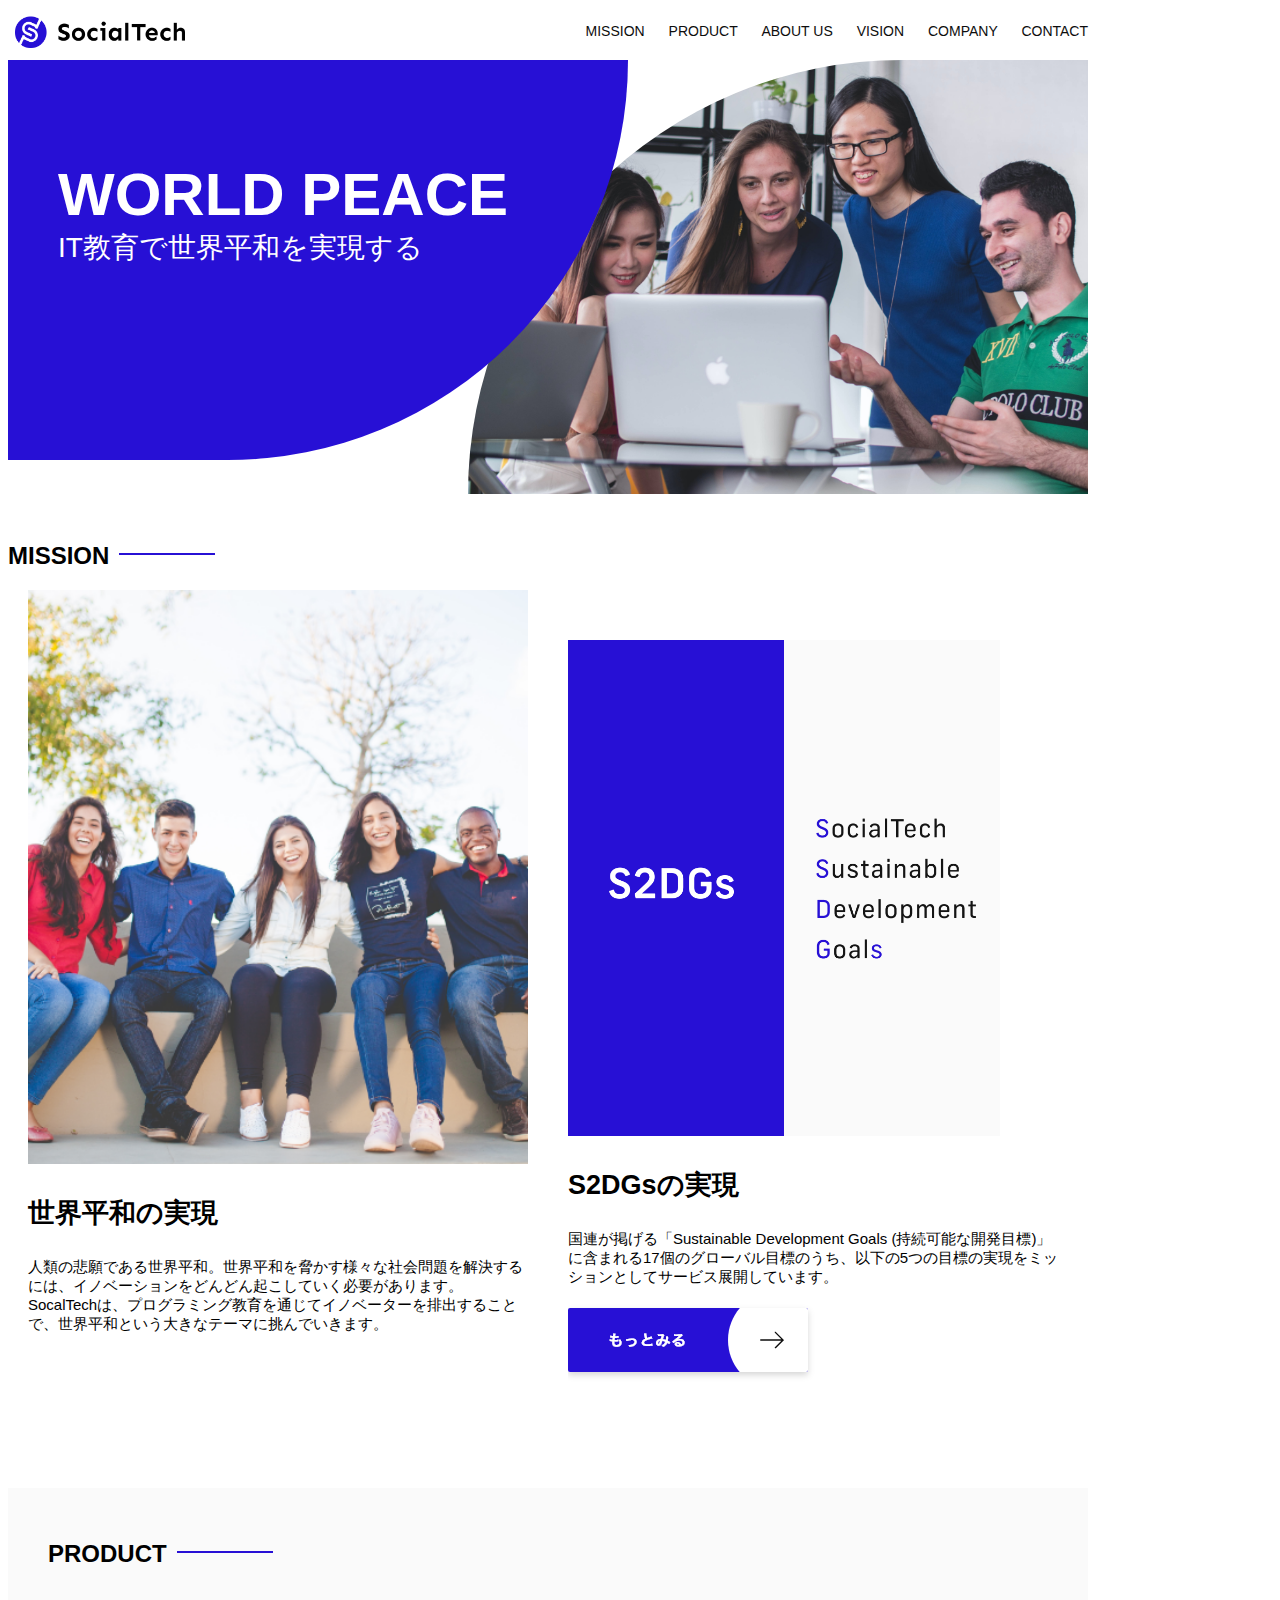
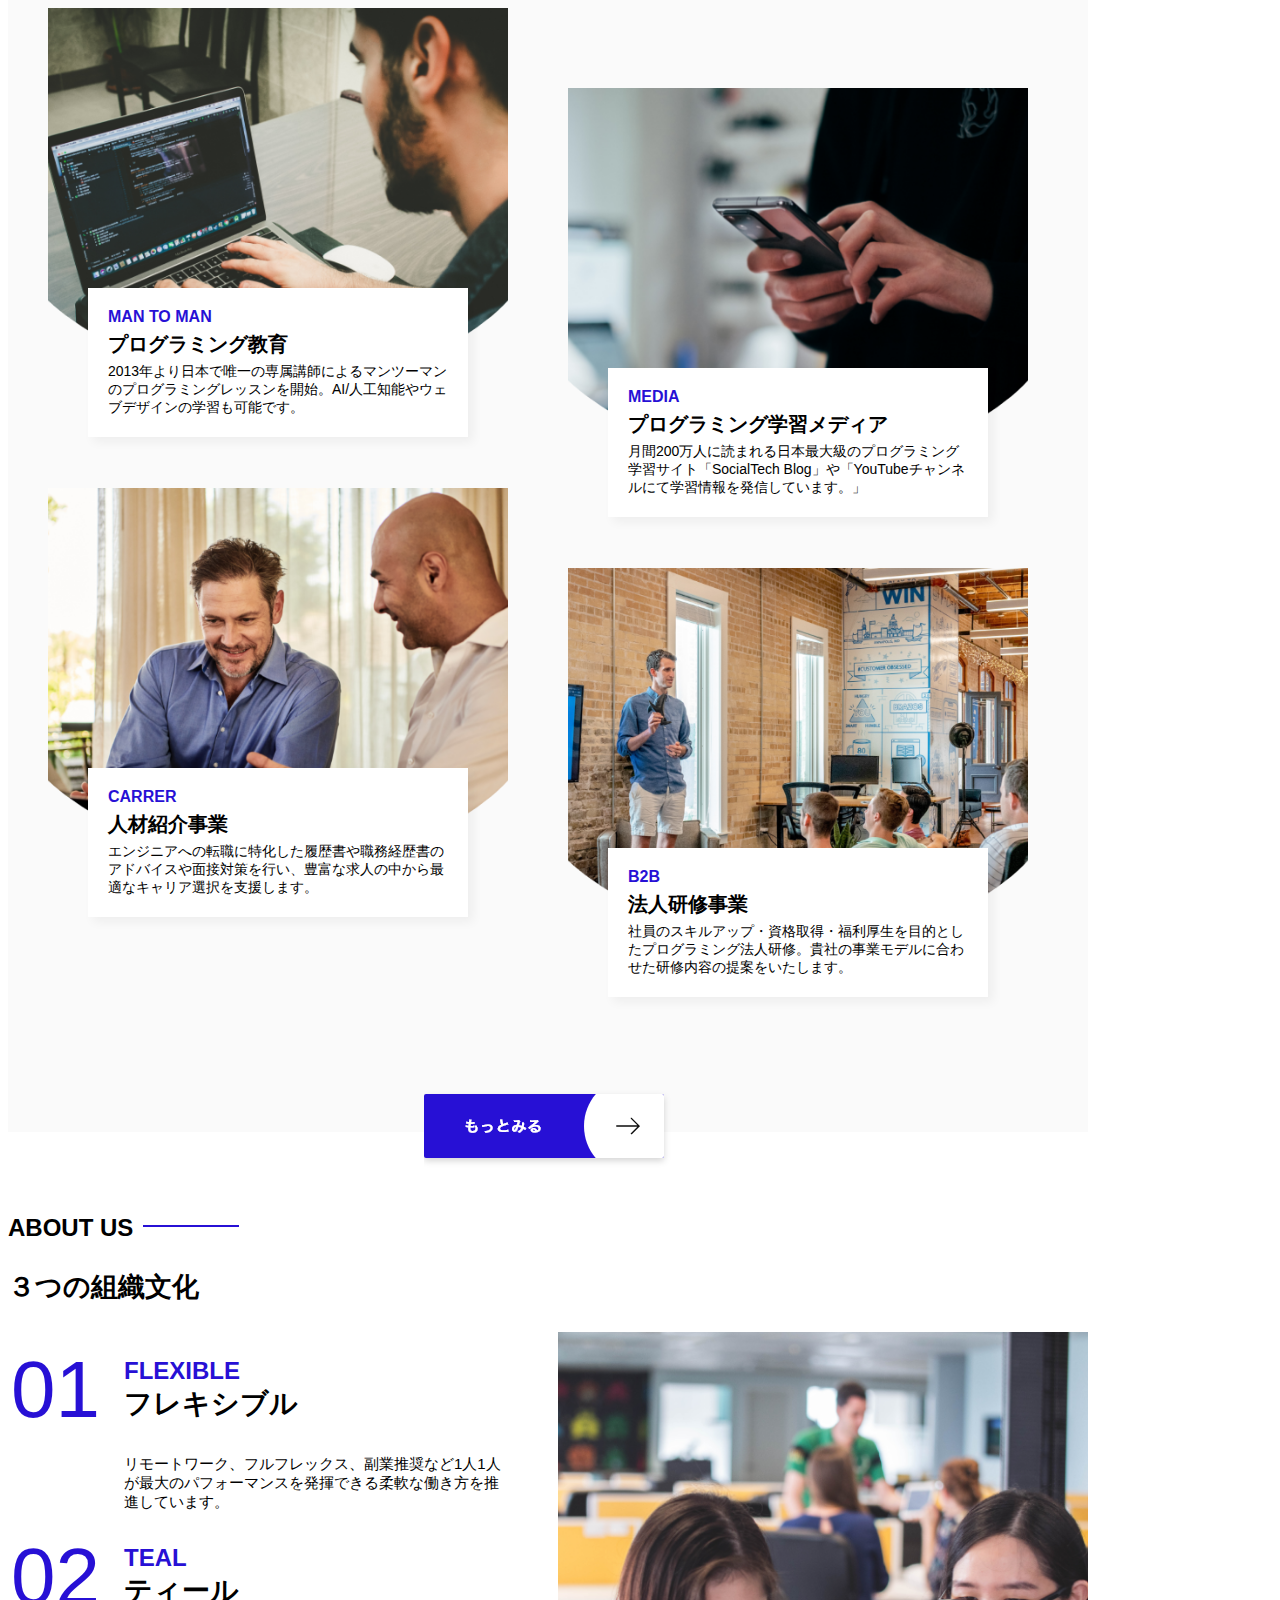
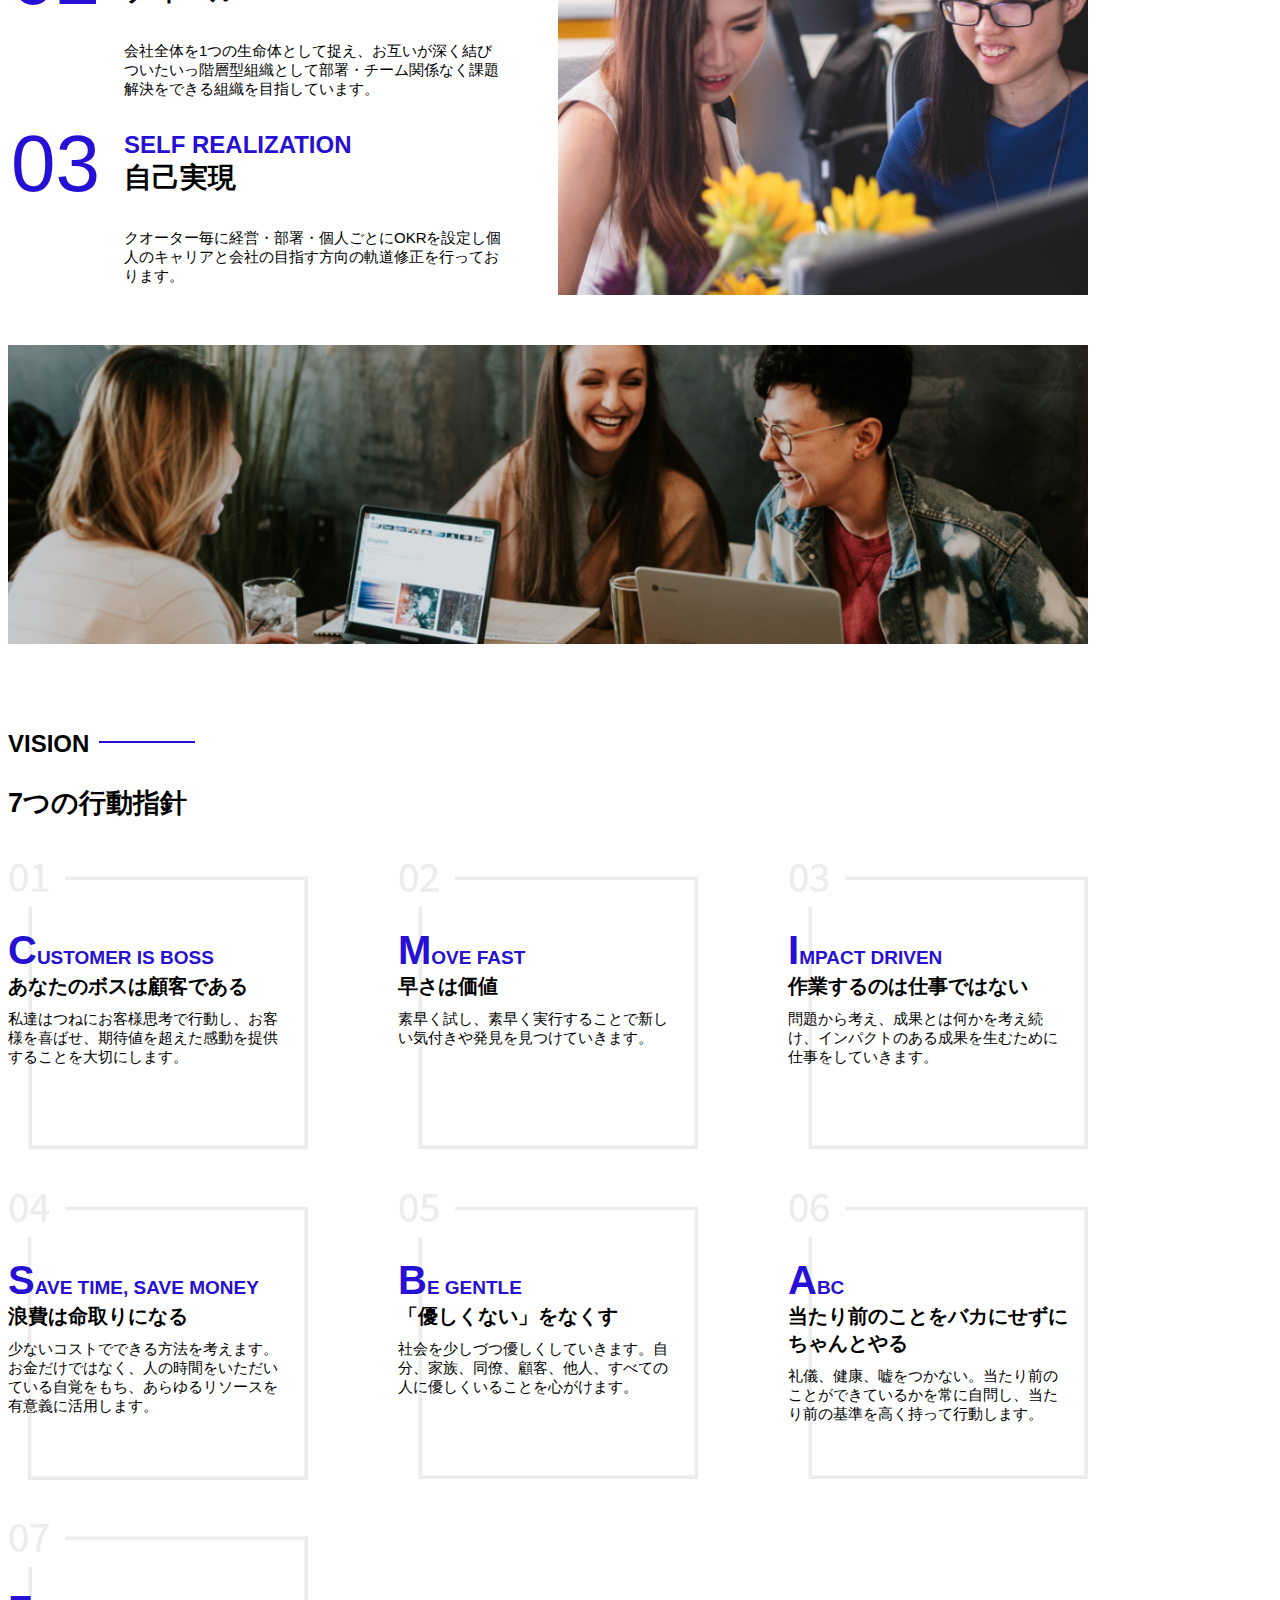
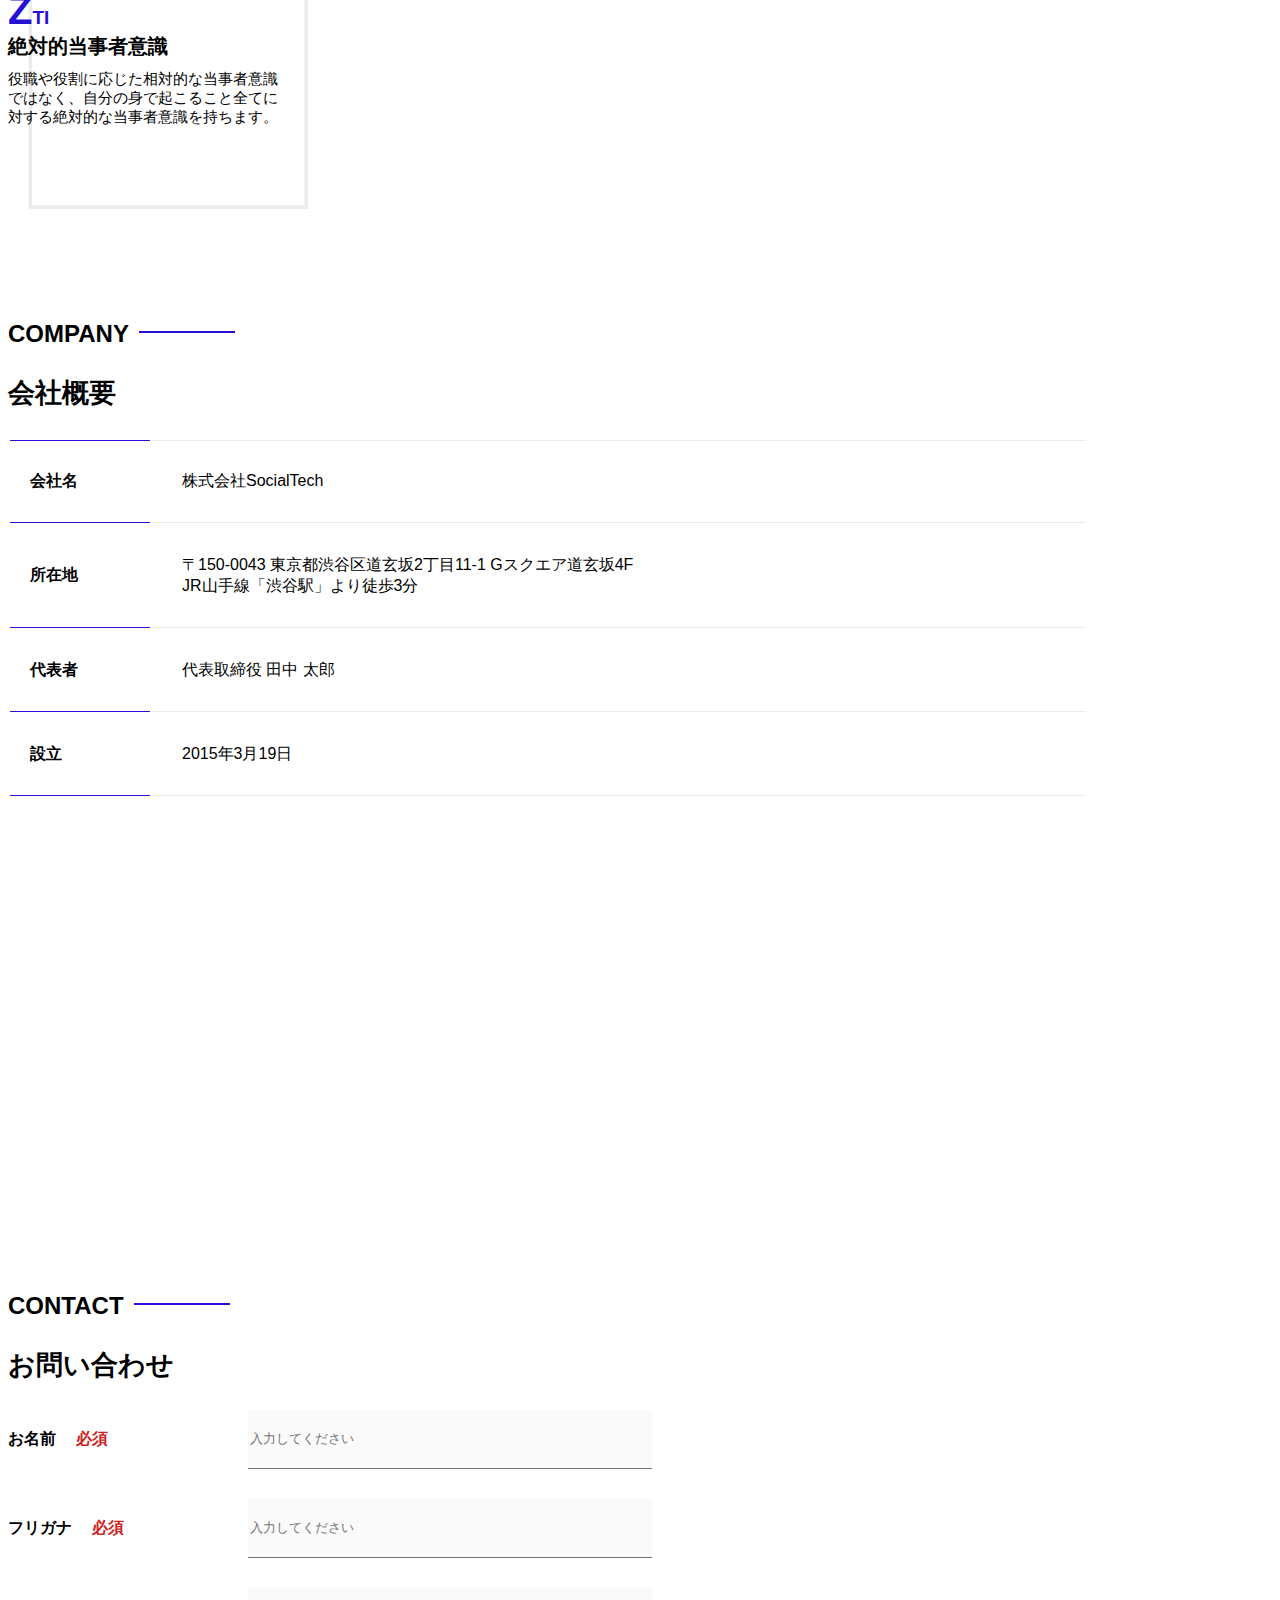
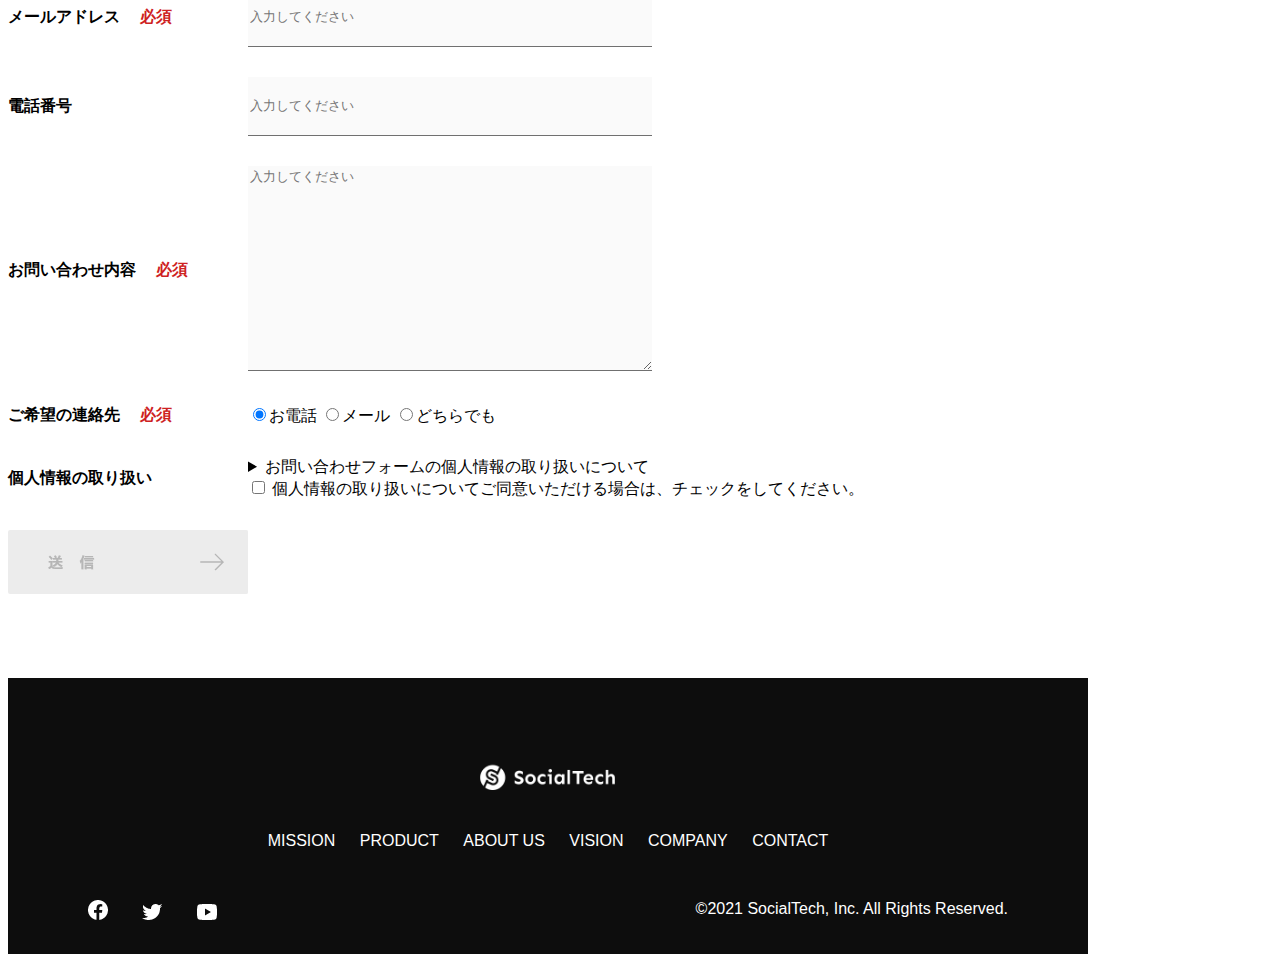
<file: index.html>
<!DOCTYPE html>
<html lang="ja">
<head>
  <meta charset="UTF-8">
  <meta name="description" content="SocalTechはEdTech業界のリーディングカンパニーを目指します。">
  <meta http-equiv="X-UA-Compatible" content="IE=edge">
  <meta name="viewport" content="width=device-width, initial-scale=1.0">
  <meta name="twitter:card" content="summary" />
  <meta name="twitter:site" content="@oga94294" />
  <meta property="og:url" content="https://junich-san.github.io/samurai_HTML-CSS/" />
  <meta property="og:title" content="SocialTech" />
  <meta property="og:description" content="SocalTechはEdTech業界のリーディングカンパニーを目指します。" />
  <meta property="og:image" content="https://junich-san.github.io/samurai_HTML-CSS/images/images/logo.png" />
  <link rel="stylesheet" href="style.css">
  <title>SocialTech</title>
</head>
<body>
  <!-- ヘッダー -->
  <header>
    <!-- ロゴ -->
    <a href="index.html" id="logo"><img src="images/images/logo.png" alt="トップページに戻る"></a>

    <!-- PC用ナビゲーション -->
    <nav id="nav-pc">
      <a href="mission.html">MISSION</a>
      <a href="product.html">PRODUCT</a>
      <a href="index.html#aboutus">ABOUT US</a>
      <a href="index.html#vision">VISION</a>
      <a href="index.html#company">COMPANY</a>
      <a href="index.html#contact">CONTACT</a>
    </nav>
    <!-- スマホ用メニューボタン -->
    <img id="menu-sp" src="images/images/button-menu.png" alt="ナビゲーションを開く" onclick="document.getElementById('nav-sp').style.display = 'block'">

    <!-- スマホ用ナビゲーション -->
    <nav id="nav-sp">
      <img id="close" src="images/images/button-close.png" alt="ナビゲーションを閉じる" onclick="document.getElementById('nav-sp').style.display = 'none'">
      <a id="logo-sp" href="index.html" onclick="document.getElementById('nav-sp').style.display = 'none'">
      <img src="images/images/logo-sp.png" alt="トップページに戻る"></a>
      <a class="menu" href="mission.html" onclick="document.getElementById('nav-sp').style.display = 'none'">MISSION</a>
      <a class="menu" href="product.html" onclick="document.getElementById('nav-sp').style.display = 'none'">PRODUCT</a>
      <a class="menu" href="index.html#aboutus" onclick="document.getElementById('nav-sp').style.display = 'none'">ABOUT US</a>
      <a class="menu" href="index.html#vision" onclick="document.getElementById('nav-sp').style.display = 'none'">VISION</a>
      <a class="menu" href="index.html#company" onclick="document.getElementById('nav-sp').style.display = 'none'">COMPNAY</a>
      <a class="menu" href="index.html#contact" onclick="document.getElementById('nav-sp').style.display = 'none'">CONTACT</a>
      <div id="sns">
        <a href="https://www.facebook.com/sejuku2013"><img src="images/images/button-facebook.png" alt="Facebookのリンク"></a>
        <a href="https://twitter.com/samuraijuku"><img src="images/images/button-twitter.png" alt="Twitterのリンク"></a>
        <a href="https://www.youtube.com/channel/UCCFOQO5aDK0xXam4cUQXT8g"><img src="images/images/button-youtube.png" alt="YouTubeのリンク"></a>
      </div>
    </nav>
  </header>
  <main>
    <article>
      <section id="main-visual">
        <div id="main-message">
          <h1>WORLD PEACE</h1>
          <p>IT教育で世界平和を実現する</p>
        </div>
        <img src="images/images/index/index-main.png" alt="">
      </section>
      <section id="mission">
        <h2 class="index-h2">MISSION</h2>
        <div id="mission-flex">
          <div>
            <img id="mission-photo" src="images/images/index/index-mission.png" alt="野外のベンチで写真を撮影する外国籍の仲間たち">
            <h3>世界平和の実現</h3>
            <p>人類の悲願である世界平和。世界平和を脅かす様々な社会問題を解決するには、イノベーションをどんどん起こしていく必要があります。SocalTechは、プログラミング教育を通じてイノベーターを排出することで、世界平和という大きなテーマに挑んでいきます。</p>
          </div>
          <div>
            <img id="s2dgs" src="images/images/index/s2dgs.png" alt="S2DGs">
            <h3>S2DGsの実現</h3>
            <p>国連が掲げる「Sustainable Development Goals (持続可能な開発目標)」　に含まれる17個のグローバル目標のうち、以下の5つの目標の実現をミッションとしてサービス展開しています。</p>
            <a href="mission.html">
              <img src="images/images/button-more.png" alt="もっとみる">
            </a>
          </div>
        </div>
      </section>
      <section id="product">
        <h2 class="index-h2">PRODUCT</h2>
        <div>
          <div id="product-left">
            <div>
              <img class="product-photo" src="images/images/index/index-mantoman.png" alt="PCでコードを書く男性">
              <div class="product-explain">
                <span>MAN TO MAN</span>
                <h3>プログラミング教育</h3>
                <p>2013年より日本で唯一の専属講師によるマンツーマンのプログラミングレッスンを開始。AI/人工知能やウェブデザインの学習も可能です。</p>
              </div>
            </div>
            <div>
              <img class="product-photo" src="images/images/index/index-career.png" alt="笑顔で話し合う２人の男性">
              <div class="product-explain">
                <span>CARRER</span>
                <h3>人材紹介事業</h3>
                <p>エンジニアへの転職に特化した履歴書や職務経歴書のアドバイスや面接対策を行い、豊富な求人の中から最適なキャリア選択を支援します。</p>
              </div>
            </div>
          </div>
          <div id="product-right">
            <div>
              <img class="product-photo" src="images/images/index/index-media.png" alt="スマートフォンを操作する人">
              <div class="product-explain">
                <span>MEDIA</span>
                <h3>プログラミング学習メディア</h3>
                <p>月間200万人に読まれる日本最大級のプログラミング学習サイト「SocialTech Blog」や「YouTubeチャンネルにて学習情報を発信しています。」</p>
              </div>
            </div>
            <div>
              <img class="product-photo" src="images/images/index/index-b2b.png" alt="公演中の男性とそれを聞く人々">
              <div class="product-explain">
                <span>B2B</span>
                <h3>法人研修事業</h3>
                <p>社員のスキルアップ・資格取得・福利厚生を目的としたプログラミング法人研修。貴社の事業モデルに合わせた研修内容の提案をいたします。</p>
              </div>
            </div>
          </div>
        </div>
        <div>
          <a id="product-more" href="product.html">
            <img src="images/images/button-more.png" alt="もっとみる">
          </a>
        </div>
      </section>

      <!-- ABOUT US -->
      <section id="aboutus">
        <h2 class="index-h2">ABOUT US</h2>
        <h3>３つの組織文化</h3>
        <div>
          <table class="culture-table">
            <tr>
              <td>
                <span class="culture-num">01</span>
              </td>
              <td>
                <span class="culture-en">FLEXIBLE</span>
                <span class="culture-jp">フレキシブル</span>
              </td>
            </tr>
            <tr>
              <td>
                <!-- 空のセル -->
              </td>
              <td>
                <p class="culture-description">
                  リモートワーク、フルフレックス、副業推奨など1人1人が最大のパフォーマンスを発揮できる柔軟な働き方を推進しています。
                </p>
              </td>
            </tr>
            <tr>
              <td>
                <span class="culture-num">02</span>
              </td>
              <td>
                <span class="culture-en">TEAL</span>
                <span class="culture-jp">ティール</span>
              </td>
            </tr>
            <tr>
              <td>
                <!-- 空のセル -->
              </td>
              <td>
                <p class="culture-description">
                  会社全体を1つの生命体として捉え、お互いが深く結びついたいっ階層型組織として部署・チーム関係なく課題解決をできる組織を目指しています。
                </p>
              </td>
            </tr>
            <tr>
              <td>
                <span class="culture-num">03</span>
              </td>
              <td>
                <span class="culture-en">SELF REALIZATION</span>
                <span class="culture-jp">自己実現</span>
              </td>
            </tr>
            <tr>
              <td>
                <!-- 空のセル -->
              </td>
              <td>
                <p class="culture-description">
                  クオーター毎に経営・部署・個人ごとにOKRを設定し個人のキャリアと会社の目指す方向の軌道修正を行っております。
                </p>
              </td>
            </tr>
          </table>
          <img class="culture-img" src="images/images/index/index-aboutus1.png" alt="笑顔で話し合う2人の女性">
        </div>
        <img class="culture-img2" src="images/images/index/index-aboutus2.png" alt="笑顔で話し合う3人の男女">
      </section>

      <!-- VISION -->
      <section id="vision">
        <h2 class="index-h2">VISION</h2>
        <h3>7つの行動指針</h3>
        <div>
          <div class="vision-box">
            <img src="images/images/index/vision-01.png" alt="01">
            <span>
              <h4>CUSTOMER IS BOSS</h4>
              <h5>あなたのボスは顧客である</h5>
              <p>私達はつねにお客様思考で行動し、お客様を喜ばせ、期待値を超えた感動を提供することを大切にします。</p>
            </span>
          </div>
          <div class="vision-box">
            <img src="images/images/index/vision-02.png" alt="02">
            <span>
              <h4>MOVE FAST</h4>
              <h5>早さは価値</h5>
              <p>素早く試し、素早く実行することで新しい気付きや発見を見つけていきます。</p>
            </span>
          </div>
          <div class="vision-box">
            <img src="images/images/index/vision-03.png" alt="03">
            <span>
              <h4>IMPACT DRIVEN</h4>
              <h5>作業するのは仕事ではない</h5>
              <p>問題から考え、成果とは何かを考え続け、インパクトのある成果を生むために仕事をしていきます。</p>
            </span>
          </div>
          <div class="vision-box">
            <img src="images/images/index/vision-04.png" alt="04">
            <span>
              <h4>SAVE TIME, SAVE MONEY</h4>
              <h5>浪費は命取りになる</h5>
              <p>少ないコストでできる方法を考えます。お金だけではなく、人の時間をいただいている自覚をもち、あらゆるリソースを有意義に活用します。</p>
            </span>
          </div>
          <div class="vision-box">
            <img src="images/images/index/vision-05.png" alt="05">
            <span>
              <h4>BE GENTLE</h4>
              <h5>「優しくない」をなくす</h5>
              <p>社会を少しづつ優しくしていきます。自分、家族、同僚、顧客、他人、すべての人に優しくいることを心がけます。</p>
            </span>
          </div>
          <div class="vision-box">
            <img src="images/images/index/vision-06.png" alt="06">
            <span>
              <h4>ABC</h4>
              <h5>当たり前のことをバカにせずにちゃんとやる</h5>
              <p>礼儀、健康、嘘をつかない。当たり前のことができているかを常に自問し、当たり前の基準を高く持って行動します。</p>
            </span>
          </div>
          <div class="vision-box">
            <img src="images/images/index/vision-07.png" alt="07">
            <span>
              <h4>ZTI</h4>
              <h5>絶対的当事者意識</h5>
              <p>役職や役割に応じた相対的な当事者意識ではなく、自分の身で起こること全てに対する絶対的な当事者意識を持ちます。</p>
            </span>
          </div>
        </div>
      </section>

      <!-- COMPANY -->
      <section id="company">
        <h2 class="index-h2">COMPANY</h2>
        <h3>会社概要</h3>
        <table id="company-table">
          <tr>
            <th class="tableheader-first">会社名</th>
            <td class="cell-first">株式会社SocialTech</td>
          </tr>
          <tr>
            <th class="tableheader">所在地</th>
            <td class="cell">〒150-0043 東京都渋谷区道玄坂2丁目11-1 Gスクエア道玄坂4F<br>JR山手線「渋谷駅」より徒歩3分</td>
          </tr>
          <tr>
            <th class="tableheader">代表者</th>
            <td class="cell">代表取締役 田中 太郎</td>
          </tr>
          <tr>
            <th class="tableheader">設立</th>
            <td class="cell">2015年3月19日</td>
          </tr>
        </table>
        <iframe src="https://www.google.com/maps/embed?pb=!1m18!1m12!1m3!1d13791.665341779708!2d139.6995116577194!3d35.65479302613616!2m3!1f0!2f0!3f0!3m2!1i1024!2i768!4f13.1!3m3!1m2!1s0x60188b55ffeee63f%3A0x73330361de4fb84f!2z44CSMTUwLTAwNDMg5p2x5Lqs6YO95riL6LC35Yy66YGT546E5Z2C77yS5LiB55uu77yR77yR4oiSMSBHIDRm!5e0!3m2!1sja!2sjp!4v1680331953382!5m2!1sja!2sjp" width="600" height="450" style="border:0;" allowfullscreen="" loading="lazy" referrerpolicy="no-referrer-when-downgrade"></iframe>
      </section>
      
      <!-- お問い合わせフォーム -->
      <section id="contact">
        <h2 class="index-h2">CONTACT</h2>
        <h3>お問い合わせ</h3>
        <!-- STATIC FORMSのフォームタグ -->
        <form action="https://api.staticforms.xyz/submit" method="post">
          <input type="text" name="honeypot" style="display:none">
          <!-- STATIC FORMSのアクセスキー -->
          <input type="hidden" name="accessKey" value="87eab7de-566a-4be0-82a3-8f2e67bfd537">
          <!-- メールのタイトル -->
          <input type="hidden" name="subject" value="お問い合わせフォーム" />
          <!-- 送信先のメールアドレスをvalueに設定する -->
          <input type="hidden" name="replyTo" value="jogawara11@gmail.com">
          <!-- redirectToのURLは公開後のURLへリンクする -->
          <input type="hidden" name="redirectTo" value="">
          <div>
            <div class="contact-heading">
              <label class="contact-label">お名前<span class="contact-span">必須</span></label>
            </div>
            <div class="contact-form">
              <input type="text" name="name" placeholder="入力してください" class="contact-textbox">
            </div>
          </div>
          <div>
            <div class="contact-heading">
              <label class="contact-label">フリガナ<span class="contact-span">必須</span></label>
            </div>
            <div class="contact-form">
              <input type="text" name="furigana" placeholder="入力してください" class="contact-textbox">
            </div>
          </div>
          <div>
            <div class="contact-heading">
              <label class="contact-label">メールアドレス<span class="contact-span">必須</span></label>
            </div>
            <div class="contact-form">
              <input type="text" name="email" placeholder="入力してください" class="contact-textbox">
            </div>
          </div>
          <div>
            <div class="contact-heading">
              <label class="contact-label">電話番号</label>
            </div>
            <div class="contact-form">
              <input type="text" name="tel" placeholder="入力してください" class="contact-textbox">
            </div>
          </div>
          <div>
            <div class="contact-heading">
              <label class="contact-label">お問い合わせ内容<span class="contact-span">必須</span></label>
            </div>
            <div>
              <textarea class="contact-textarea" placeholder="入力してください" name="message"></textarea>
            </div>
          </div>
          <div>
            <div class="contact-heading">
              <label class="contact-label">ご希望の連絡先<span class="contact-span">必須</span></label>
            </div>
            <div>
              <input class="radiobutton" type="radio" value="tel" name="contact" checked><label>お電話</label>
              <input class="radiobutton" type="radio" value="mail" name="contact"><label>メール</label>
              <input class="radiobutton" type="radio" value="both" name="contact"><label>どちらでも</label>
            </div>
          </div>
          <div>
            <div class="contact-heading">
              <label class="contact-label">個人情報の取り扱い</label>
            </div>
            <div>
              <details>
                <summary>お問い合わせフォームの個人情報の取り扱いについて</summary>
                <div>
                  <span>1. 組織の名称または氏名</span><br>
                  株式会社SocialTech<br><br>
                  <span>2. 個人情報管理者(若しくはその代理人)の氏名又は職名、所属及び連絡先
                    鈴木一郎 コーポレート部
                  </span><br>
                  メールアドレス: support@socialtech.net<br>
                  TEL: 03-xxxx-xxxx<br>
                  <span>3. 個人情報の利用目的</span><br>
                  ・本サービス及び本サービスに関する情報の提供またはそれらに関する連絡のため<br>
                  ・ユーザーの本人確認のため<br>
                  ・当サービスご案内のため<br>
                  ・当社の商品等の広告または宣伝(電子メールによるものを含むものとします)<br><br>
                  <span>4. 個人情報の取扱業務の委託</span><br>
                  個人情報の取扱業務の全部または一部を外部に業務委託する場合があります。<br>
                  その際、弊社は、個人情報を適切に保護できる管理体制を敷き実行していることを条件として<br>
                  委託先を厳選した上で、機密保持契約を委託先と締結し、お客様の個人情報を厳密に管理させます。<br><br>
                  <span>5. 個人情報の開示等の請求</span><br>
                  お客様は弊社に対してご自身の個人情報の開示等(利用目的の通知、開示、内容の訂正、追加・削除、利用の停止または消去、第三者への提供の停止)に関して、当社問い合わせ窓口に申し出ることができます。<br>
                  その際、弊社はお客様本人をご確認させていただいた上で、合理的な期間内に対応いたします。<br><br>
                  なお、個人情報に関する弊社問い合わせ先は、次の通りです。<br><br>
                  株式会社SocialTech 個人情報問い合わせ窓口<br>
                  〒150-0043 東京都渋谷区道玄坂2丁目11-1 Gスクエア道玄坂4F<br>
                  メールアドレス: support@socialtech.net TEL: 03-xxxx-xxxx<br><br>
                  <span>6. 個人情報を提供されることの任意性について</span><br><br>
                  お客様がご自身の個人情報を弊社に提供されるか否かは、お客様のご判断によりますが、もしご提供されない場合には、適切なサービスが提供できない場合がありますので予めご了承ください。
                </div>
              </details>
              <input type="checkbox" name="agree">
              <span>個人情報の取り扱いについてご同意いただける場合は、チェックをしてください。</span>
            </div>
          </div>
          <input type="image" src="images/images/button-submit.png" alt="送信する">  
        </form>
      </section>
    </article>
    <footer>
      <div id="footer-logo">
        <img src="images/images/logo-sp.png" alt="SocialTech">
      </div>
      <div id="footer-link">
        <a href="mission.html">MISSION</a>
        <a href="product.html">PRODUCT</a>
        <a href="index.html#aboutus">ABOUT US</a>
        <a href="index.html#vision">VISION</a>
        <a href="index.html#company">COMPANY</a>
        <a href="index.html#contact">CONTACT</a>
      </div>
      <div id="sns-footer">
        <a href="https://www.facebook.com/sejuku2013"><img src="images/images/button-facebook.png" alt="Facebookのリンク"></a>
        <a href="https://twitter.com/samuraijuku"><img src="images/images/button-twitter.png" alt="Twitterのリンク"></a>
        <a href="https://www.youtube.com/channel/UCCFOQO5aDK0xXam4cUQXT8g"><img src="images/images/button-youtube.png" alt="YouTubeのリンク"></a>
        <span id="copyright">&copy;2021 SocialTech, Inc. All Rights Reserved.</span>
      </div>
    </footer>
  </main>
</body>
</html>
</file>
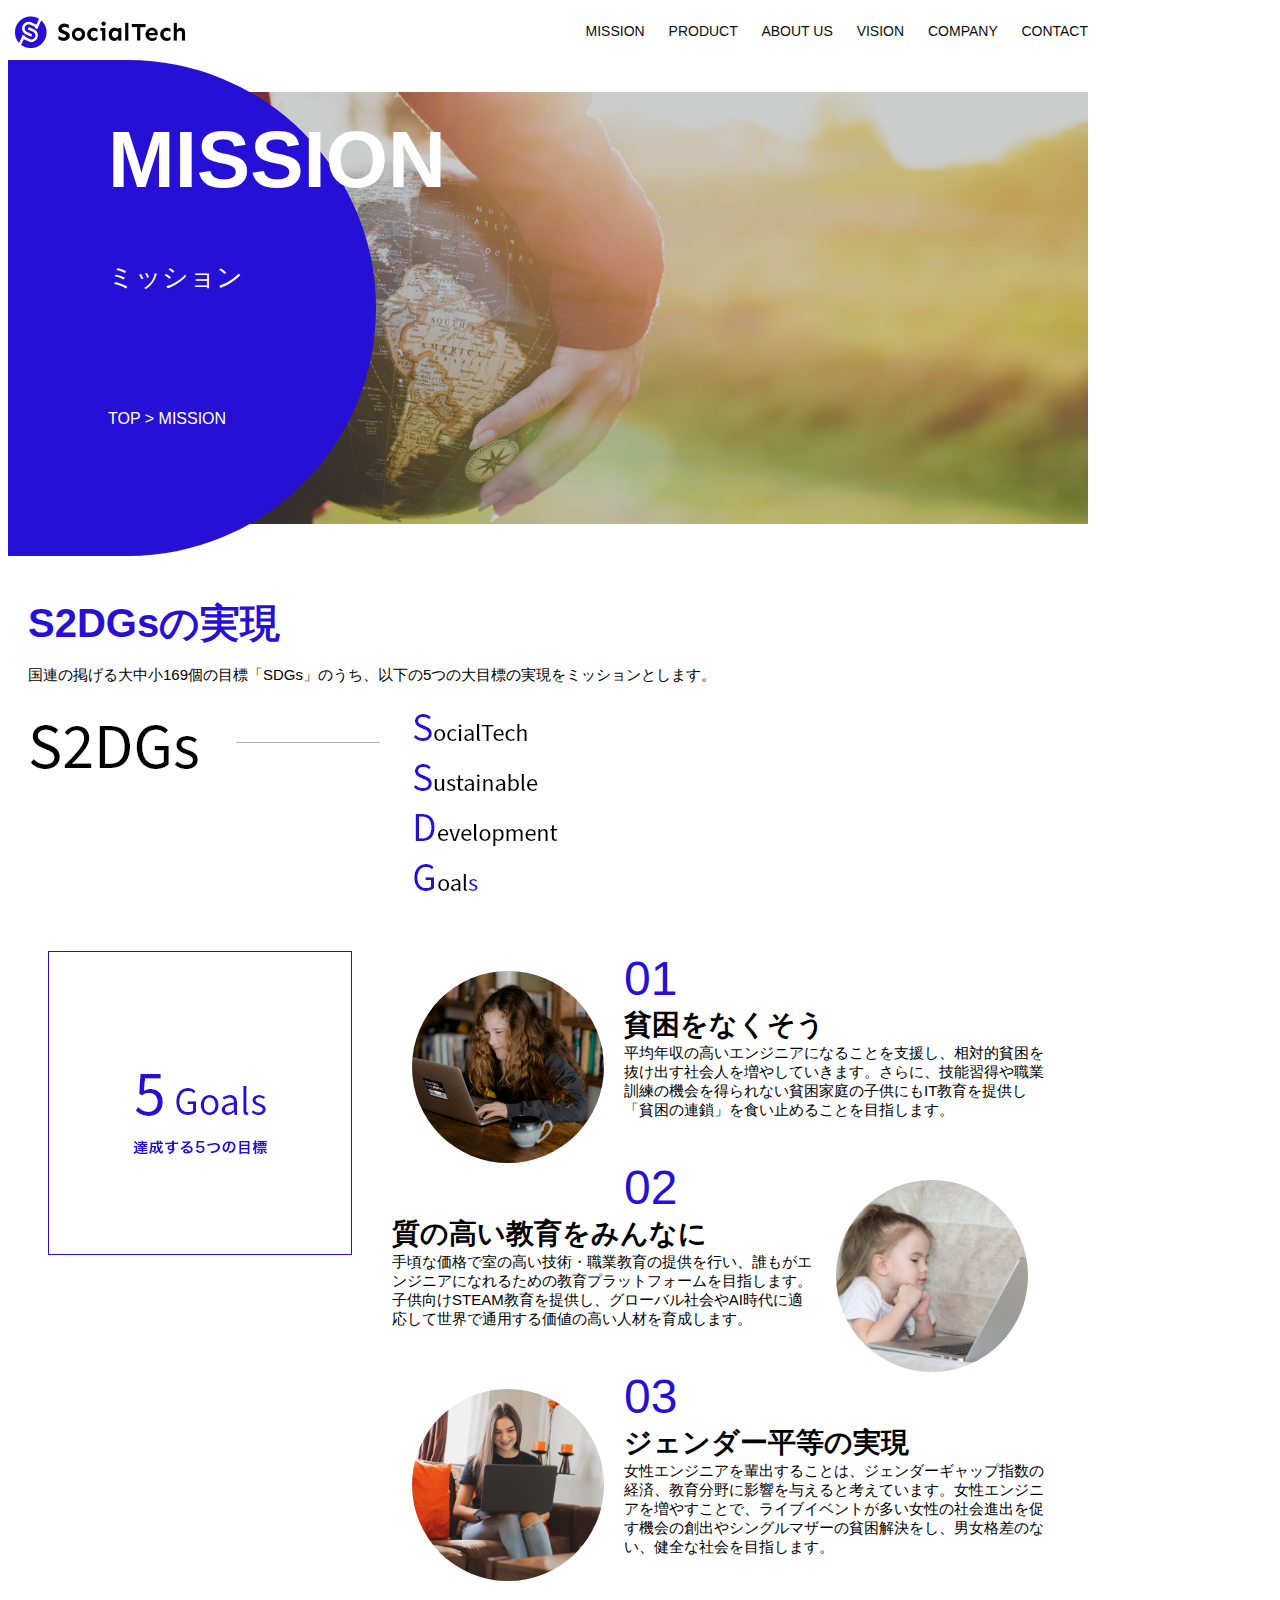
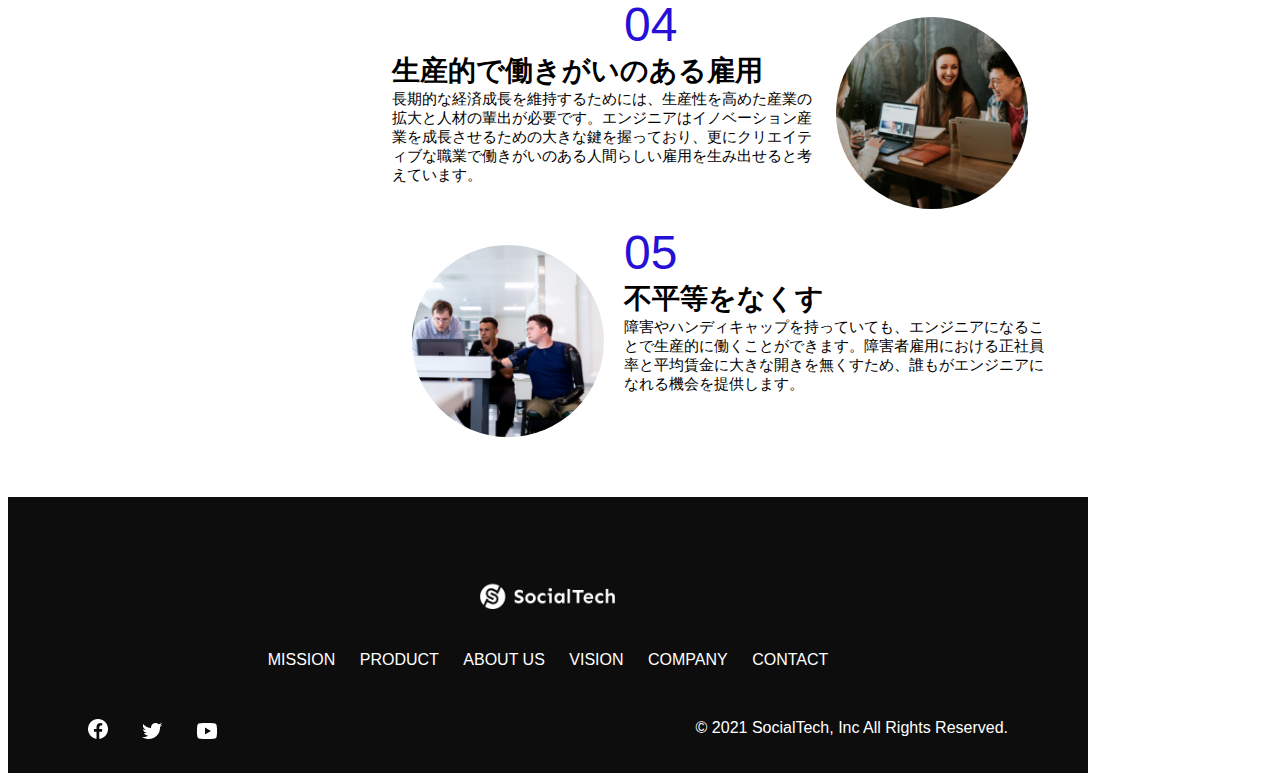
<file: mission.html>
<!DOCTYPE html>
<html lang="ja">
<head>
  <meta charset="UTF-8">
  <meta http-equiv="X-UA-Compatible" content="IE=edge">
  <meta name="discription" content="SocialTechが目指す5つの目標（S2DGs）を紹介します">
  <meta name="viewport" content="width=device-width, initial-scale=1.0">
  <link rel="stylesheet" href="style.css">
  <title>SocialTech_MISSION ミッション</title>
</head>
<body>
  <!-- ヘッダー -->
  <header>
    <!-- ロゴ -->
    <a href="index.html" id="logo"><img src="images/images/logo.png" alt="トップページに戻る"></a>

    <!-- PC用ナビゲーション -->
    <nav id="nav-pc">
      <a href="mission.html">MISSION</a>
      <a href="product.html">PRODUCT</a>
      <a href="index.html#aboutus">ABOUT US</a>
      <a href="index.html#vision">VISION</a>
      <a href="index.html#company">COMPANY</a>
      <a href="index.html#contact">CONTACT</a>
    </nav>

    <!-- スマホ用メニューボタン -->
    <img id="menu-sp" src="images/images/button-menu.png" alt="ナビゲーションを開く" onclick="document.getElementById('nav-sp').style.display = 'block'">
    
    <!-- スマホ用ナビゲーション -->
    <nav id="nav-sp">
      <img id="close" src="images/images/button-close.png" alt="ナビゲーションを閉じる" onclick="document.getElementById('nav-sp').style.display = 'none'">
      <a id="logo-sp" href="index.html" onclick="document.getElementById('nav-sp').style.display = 'none'"><img src="images/images/logo-sp.png" alt="トップページに戻る"></a>
      <a class="menu" href="mission.html" onclick="document.getElementById('nav-sp').style.display = 'none'">MISSION</a>
      <a class="menu" href="product.html" onclick="document.getElementById('nav-sp').style.display = 'none'">PRODUCT</a>
      <a class="menu" href="index.html#aboutus" onclick="document.getElementById('nav-sp').style.display = 'none'">ABOUT US</a>
      <a class="menu" href="index.html#vision" onclick="document.getElementById('nav-sp').style.display = 'none'">VISION</a>
      <a class="menu" href="index.html#company" onclick="document.getElementById('nav-sp').style.display = 'none'">COMPANY</a>
      <a class="menu" href="index.html#contact" onclick="document.getElementById('nav-sp').style.display = 'none'">CONTACT</a>
      <div id="sns">
        <a href="https://www.facebook.com/sejuku2013"><img src="images/images/button-facebook.png" alt="Facebookのリンク"></a>
        <a href="https://twitter.com/samuraijuku"><img src="images/images/button-twitter.png" alt="Twitterのリンク"></a>
        <a href="https://www.youtube.com/channel/UCCFOQO5aDK0xXam4cUQXT8g"><img src="images/images/button-youtube.png" alt="YouTubeのリンク"></a>
      </div>
    </nav>
  </header>
  <main>
    <article>
      <section id="mission-main">
        <div id="mission-title">
          <h1>MISSION</h1>
          <span>ミッション</span>
          <div>TOP > MISSION</div>
        </div>
      </section>
      <section id="mission-s2dgs">
        <h2 class="mission-h2">S2DGsの実現</h2>
        <p>国連の掲げる大中小169個の目標「SDGs」のうち、以下の5つの大目標の実現をミッションとします。</p>
        <img src="images/images/mission/mission-s2dgs.png" alt="S2DGs">
      </section>  
      <section id="mission-5goals">
        <div>
          <img id="s2dgs-image" src="images/images/mission/mission-5goals.png" alt="5Goals">
        </div>
        <div>
          <div>
            <img class="fivegoals-image-left" src="images/images/mission/mission-5goals01.png" alt="PCを操作する女の子">
            <span class="fivegoals-number">01</span>
            <h3 class="fivegoals-h3">貧困をなくそう</h3>
            <p class="fivegoals-p">
              平均年収の高いエンジニアになることを支援し、相対的貧困を抜け出す社会人を増やしていきます。さらに、技能習得や職業訓練の機会を得られない貧困家庭の子供にもIT教育を提供し「貧困の連鎖」を食い止めることを目指します。
            </p>
          </div>

          <div>
            <img class="fivegoals-image-right" src="images/images/mission/mission-5goals02.png" alt="PCを見つめる小さい女の子">
            <span class="fivegoals-number">02</span>
            <h3 class="fivegoals-h3">質の高い教育をみんなに</h3>
            <p class="fivegoals-p">
              手頃な価格で室の高い技術・職業教育の提供を行い、誰もがエンジニアになれるための教育プラットフォームを目指します。子供向けSTEAM教育を提供し、グローバル社会やAI時代に適応して世界で通用する価値の高い人材を育成します。
            </p>
          </div>

          <div>
            <img class="fivegoals-image-left" src="images/images/mission/mission-5goals03.png" alt="PCを操作する女性">
            <span class="fivegoals-number">03</span>
            <h3 class="fivegoals-h3">ジェンダー平等の実現</h3>
            <p class="fivegoals-p">
              女性エンジニアを輩出することは、ジェンダーギャップ指数の経済、教育分野に影響を与えると考えています。女性エンジニアを増やすことで、ライブイベントが多い女性の社会進出を促す機会の創出やシングルマザーの貧困解決をし、男女格差のない、健全な社会を目指します。
            </p>
          </div>

          <div>
            <img class="fivegoals-image-right" src="images/images/mission/mission-5goals04.png" alt="笑顔で話し合う3人の男女">
            <span class="fivegoals-number">04</span>
            <h3 class="fivegoals-h3">生産的で働きがいのある雇用</h3>
            <p class="fivegoals-p">
              長期的な経済成長を維持するためには、生産性を高めた産業の拡大と人材の輩出が必要です。エンジニアはイノベーション産業を成長させるための大きな鍵を握っており、更にクリエイティブな職業で働きがいのある人間らしい雇用を生み出せると考えています。
            </p>
          </div>

          <div>
            <img class="fivegoals-image-left" src="images/images/mission/mission-5goals05.png" alt="障害を持つ男性が生き生きと働く様子">
            <span class="fivegoals-number">05</span>
            <h3 class="fivegoals-h3">不平等をなくす</h3>
            <p class="fivegoals-p">
              障害やハンディキャップを持っていても、エンジニアになることで生産的に働くことができます。障害者雇用における正社員率と平均賃金に大きな開きを無くすため、誰もがエンジニアになれる機会を提供します。
            </p>
          </div>
        </div>
      </section>
    </article>
      <footer>
        <div id="footer-logo">
          <img src="images/images/logo-sp.png" alt="SocialTech">
        </div>
        <div id="footer-link">
          <a href="mission.html">MISSION</a>
          <a href="product.html">PRODUCT</a>
          <a href="index.html#aboutus">ABOUT US</a>
          <a href="index.html#vision">VISION</a>
          <a href="index.html#company">COMPANY</a>
          <a href="index.html#contact">CONTACT</a>
        </div>
        <div id="sns-footer">
          <a href="https://www.facebook.com/sejuku2013"><img src="images/images/button-facebook.png" alt="Facebookのリンク"></a>
          <a href="https://twitter.com/samuraijuku"><img src="images/images/button-twitter.png" alt="Twitterのリンク"></a>
          <a href="https://www.youtube.com/channel/UCCFOQO5aDK0xXam4cUQXT8g"><img src="images/images/button-youtube.png" alt="YouTubeのリンク"></a>
          <span id="copyright">&copy; 2021 SocialTech, Inc All Rights Reserved.</span>
        </div>
      </footer>
  </main>
</body>
</html>
</file>
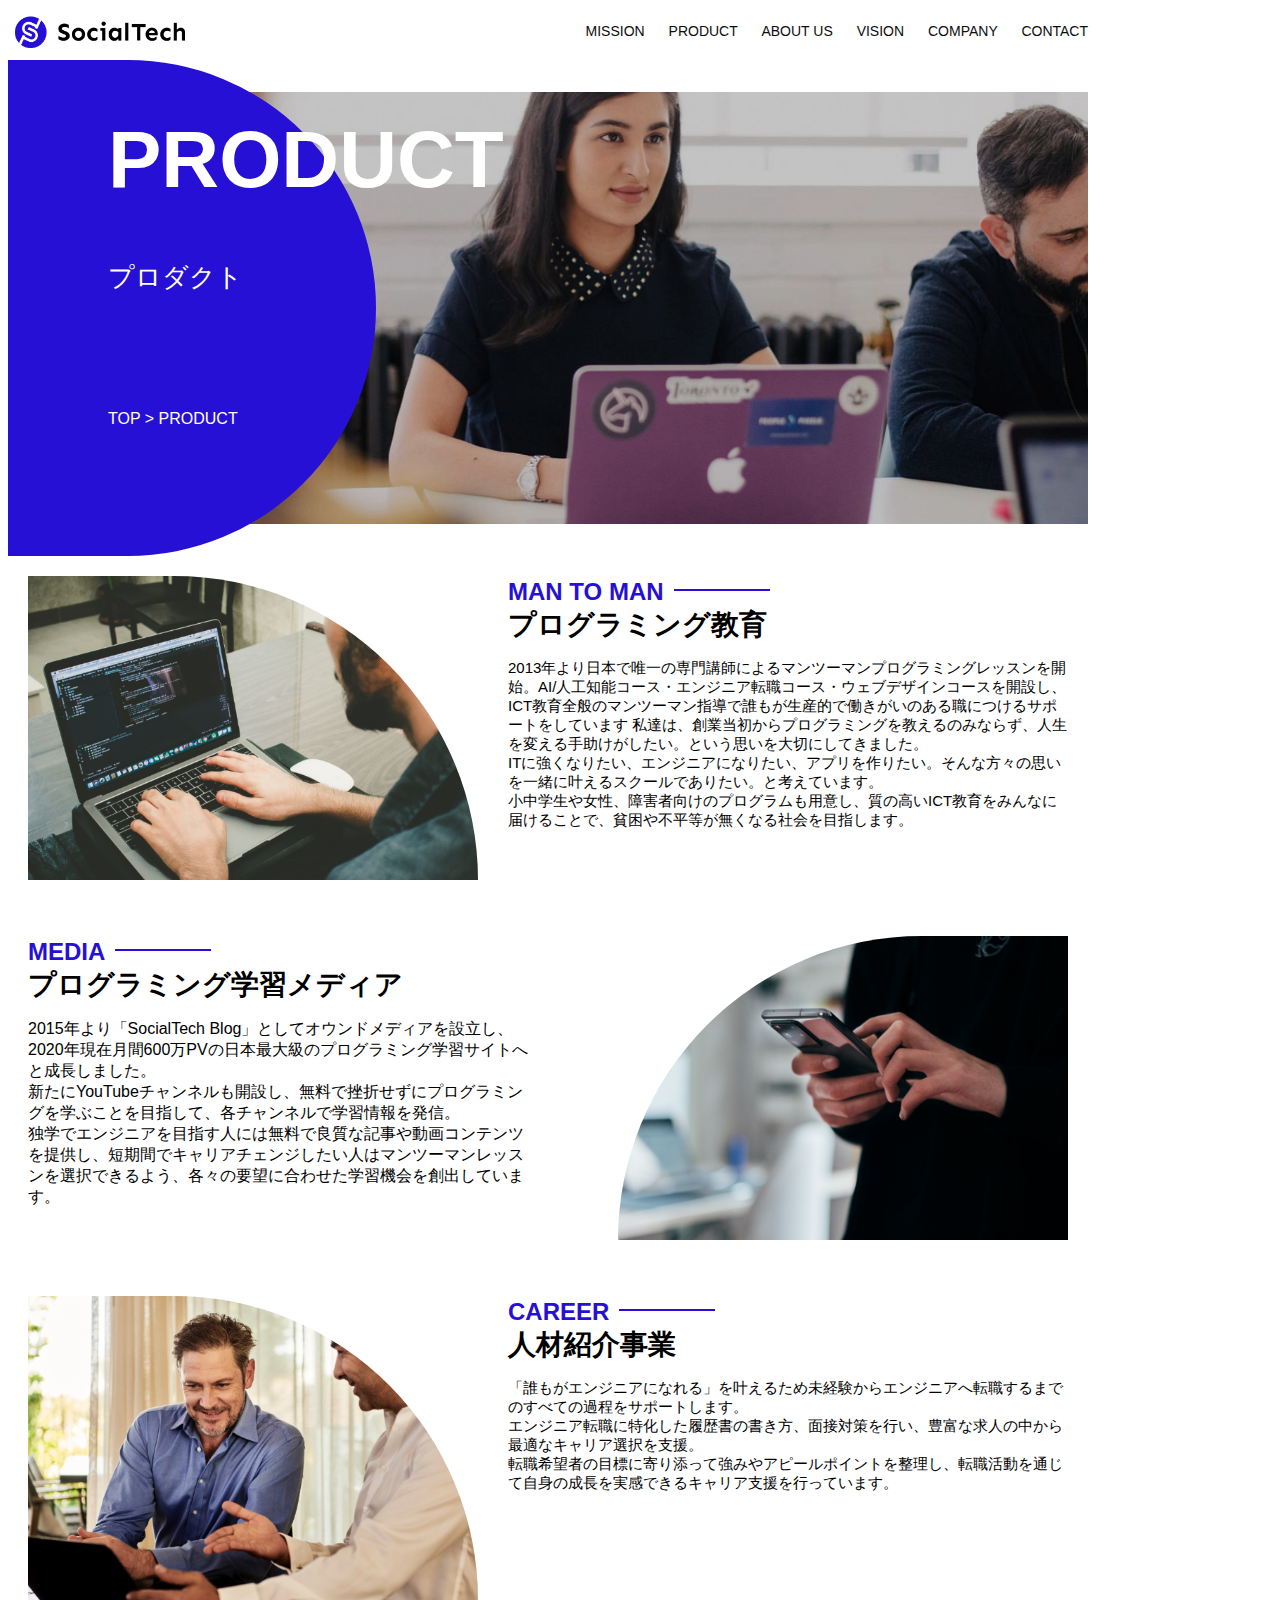
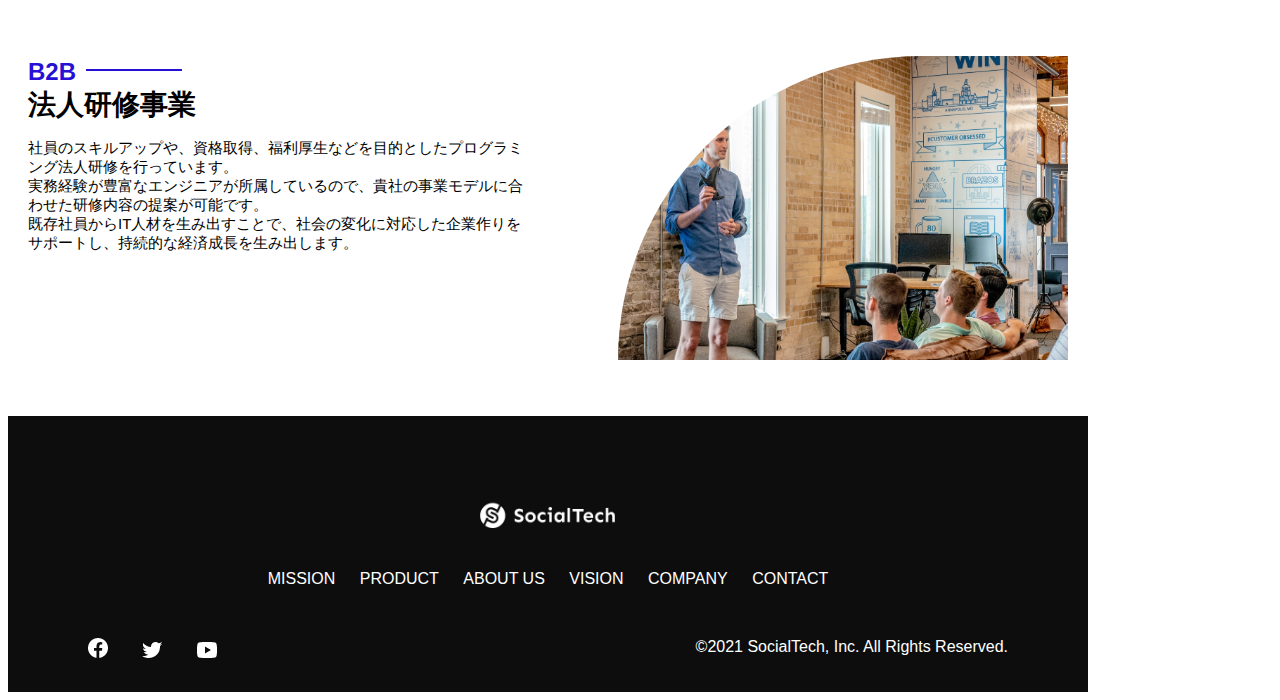
<file: product.html>
<!DOCTYPE html>
<html lang="ja">
<head>
  <meta charset="UTF-8">
  <meta name="description" content="SocialTechの4つのプロダクトを紹介します">
  <meta http-equiv="X-UA-Compatible" content="IE=edge">
  <meta name="viewport" content="width=device-width, initial-scale=1.0">
  <link rel="stylesheet" href="style.css">
  <title>SocialTech_Product プロダクト</title>
</head>
<body>
  <!-- ヘッダー -->
  <header>
    <!-- ロゴ -->
    <a href="index.html" id="logo"><img src="images/images/logo.png" alt="トップページに戻る"></a>

    <!-- PC用ナビゲーション -->
    <nav id="nav-pc">
      <a href="mission.html">MISSION</a>
      <a href="product.html">PRODUCT</a>
      <a href="index.html#aboutus">ABOUT US</a>
      <a href="index.html#vision">VISION</a>
      <a href="index.html#company">COMPANY</a>
      <a href="index.html#contact">CONTACT</a>
    </nav>
    <!-- スマホ用メニューボタン -->
    <img id="menu-sp" src="images/images/button-menu.png" alt="ナビゲーションを開く" onclick="document.getElementById('nav-sp').style.display = 'block'">

    <!-- スマホ用ナビゲーション -->
    <nav id="nav-sp">
      <img id="close" src="images/images/button-close.png" alt="ナビゲーションを閉じる" onclick="document.getElementById('nav-sp').style.display = 'none'">
      <a id="logo-sp" href="index.html" onclick="document.getElementById('nav-sp').style.display = 'none'">
      <img src="images/images/logo-sp.png" alt="トップページに戻る"></a>
      <a class="menu" href="mission.html" onclick="document.getElementById('nav-sp').style.display = 'none'">MISSION</a>
      <a class="menu" href="product.html" onclick="document.getElementById('nav-sp').style.display = 'none'">PRODUCT</a>
      <a class="menu" href="index.html#aboutus" onclick="document.getElementById('nav-sp').style.display = 'none'">ABOUT US</a>
      <a class="menu" href="index.html#vision" onclick="document.getElementById('nav-sp').style.display = 'none'">VISION</a>
      <a class="menu" href="index.html#company" onclick="document.getElementById('nav-sp').style.display = 'none'">COMPNAY</a>
      <a class="menu" href="index.html#contact" onclick="document.getElementById('nav-sp').style.display = 'none'">CONTACT</a>
      <div id="sns">
        <a href="https://www.facebook.com/sejuku2013"><img src="images/images/button-facebook.png" alt="Facebookのリンク"></a>
        <a href="https://twitter.com/samuraijuku"><img src="images/images/button-twitter.png" alt="Twitterのリンク"></a>
        <a href="https://www.youtube.com/channel/UCCFOQO5aDK0xXam4cUQXT8g"><img src="images/images/button-youtube.png" alt="YouTubeのリンク"></a>
      </div>
    </nav>
  </header>
  <main>
    <article>
      <section id="product-main">
        <div id="product-title">
          <h1>PRODUCT</h1>
          <span>プロダクト</span>
          <div>TOP > PRODUCT</div>
        </div>
      </section>
      <section class="product-section1">
        <img src="images/images/product/product-mantoman.png" alt="PCでコードを書く男性">
        <div>
          <h2 class="product-h2">MAN TO MAN</h2>
          <h3 class="product-h3">プログラミング教育</h3>
          <p>2013年より日本で唯一の専門講師によるマンツーマンプログラミングレッスンを開始。AI/人工知能コース・エンジニア転職コース・ウェブデザインコースを開設し、ICT教育全般のマンツーマン指導で誰もが生産的で働きがいのある職につけるサポートをしています
            私達は、創業当初からプログラミングを教えるのみならず、人生を変える手助けがしたい。という思いを大切にしてきました。<br>ITに強くなりたい、エンジニアになりたい、アプリを作りたい。そんな方々の思いを一緒に叶えるスクールでありたい。と考えています。<br>小中学生や女性、障害者向けのプログラムも用意し、質の高いICT教育をみんなに届けることで、貧困や不平等が無くなる社会を目指します。
          </p>
        </div>
      </section>
      <section class="product-section2">
        <div>
          <h2 class="product-h2">MEDIA</h2>
          <h3 class="product-h3">プログラミング学習メディア</h3>
          <p>
          </p>2015年より「SocialTech Blog」としてオウンドメディアを設立し、2020年現在月間600万PVの日本最大級のプログラミング学習サイトへと成長しました。<br>新たにYouTubeチャンネルも開設し、無料で挫折せずにプログラミングを学ぶことを目指して、各チャンネルで学習情報を発信。<br>独学でエンジニアを目指す人には無料で良質な記事や動画コンテンツを提供し、短期間でキャリアチェンジしたい人はマンツーマンレッスンを選択できるよう、各々の要望に合わせた学習機会を創出しています。
        </div>
        <img src="images/images/product/product-media.png" alt="スマートフォンを操作する人">
      </section>
      <section class="product-section1">
        <img src="images/images/product/product-career.png" alt="笑顔で話し合う2人の男性">
        <div>
          <h2 class="product-h2">CAREER</h2>
          <h3 class="product-h3">人材紹介事業</h3>
          <p>「誰もがエンジニアになれる」を叶えるため未経験からエンジニアへ転職するまでのすべての過程をサポートします。<br>エンジニア転職に特化した履歴書の書き方、面接対策を行い、豊富な求人の中から最適なキャリア選択を支援。<br>転職希望者の目標に寄り添って強みやアピールポイントを整理し、転職活動を通じて自身の成長を実感できるキャリア支援を行っています。<br>
          </p>
        </div>
      </section>
      <section class="product-section2">
        <div>
          <h2 class="product-h2">B2B</h2>
          <h3 class="product-h3">法人研修事業</h3>
          <p>社員のスキルアップや、資格取得、福利厚生などを目的としたプログラミング法人研修を行っています。<br>実務経験が豊富なエンジニアが所属しているので、貴社の事業モデルに合わせた研修内容の提案が可能です。<br>既存社員からIT人材を生み出すことで、社会の変化に対応した企業作りをサポートし、持続的な経済成長を生み出します。
          </p>
        </div>
        <img src="images/images/product/product-b2b.png" alt="公演中の男性とそれを聞く人々">
      </section>
    </article>
    <footer>
      <div id="footer-logo">
        <img src="images/images/logo-sp.png" alt="SocialTech">
      </div>
      <div id="footer-link">
        <a href="mission.html">MISSION</a>
        <a href="product.html">PRODUCT</a>
        <a href="index.html#aboutus">ABOUT US</a>
        <a href="index.html#vision">VISION</a>
        <a href="index.html#company">COMPANY</a>
        <a href="index.html#contact">CONTACT</a>
      </div>
      <div id="sns-footer">
        <a href="https://www.facebook.com/sejuku2013"><img src="images/images/button-facebook.png" alt="Facebookのリンク"></a>
        <a href="https://twitter.com/samuraijuku"><img src="images/images/button-twitter.png" alt="Twitterのリンク"></a>
        <a href="https://www.youtube.com/channel/UCCFOQO5aDK0xXam4cUQXT8g"><img src="images/images/button-youtube.png" alt="YouTubeのリンク"></a>
        <span id="copyright">&copy;2021 SocialTech, Inc. All Rights Reserved.</span>
      </div>
    </footer>
  </main>
</body>
</html>
</file>
<file: style.css>
body {
  font-family: "Source Sans Pro", "Hiragino kaku Gothic ProN", "Meiryo", "Arial", sans-serif;
}

p {
  font-size: 15px;
}

/* ===========
PC用のスタイル 
============*/
@media screen and (min-width: 768px) {
/* 横幅設定 */
body {
  max-width: 1080px;
  min-width: 960px;
  margin: 0 auto o auto;
}

/* ヘッダー */
header {
  display: flex;
  justify-content: space-between;
}

/* ナビゲーションのレイアウト */
#nav-pc {
  text-align: right;
  font-size: 14px;
  padding-top: 15px;
}

/* ナビゲーションリンクの装飾設定 */
#nav-pc > a {
  text-decoration: none;
  margin-left: 20px;
}

#nav-pc > a:link {
  color: #0d0d0d;
}

#nav-pc > a:visited {
  color: #0d0d0d;
}

#nav-pc > a:hover {
  color: #0d0d0d;
  text-decoration: underline
}

#nav-pc > a:active {
  color: #0d0d0d;
}

/* メインビジュアル */
#main-visual {
  position: relative;
  height: 400px;
}

/* スマホ用ナビを非表示 */
#nav-sp, #menu-sp {
  display: none;
}

#main-message {
  position: absolute;
  top: 0;
  left: 0;
  background-color: #2710d5;
  color: #ffffff;
  border-radius: 0 0 476px 0;
  max-width: 620px;
  height: 100%;
  width: 100%;
  z-index: 11;
}

#main-message > h1 {
  font-size: 60px;
  font-weight: bold;
  margin: 100px 0 0 50px;
}

#main-message > p {
  font-size: 28px;
  margin: 0 0 0 50px;
}

#main-visual > img {
  max-width: 620px;
  border-radius: 476px 0 0 0;
  position: absolute;
  top: 0;
  right: 0; 
  z-index: 10;
}

/* 見出し */
h2 {
  margin: 40px 0 0 0;
}

h2::after {
  content: url("images/images/line.png");
  margin-left: 10px;

}

h3 {
  font-size: 27px;
}

/* ミッション */
#mission {
  margin: 80px auto 80px auto;
  width: 100%;
}

#mission-flex {
  width: 100%;
  display: flex;
}

#mission-flex > div {
  width: 50%;
  margin: 20px;
}

#mission-photo {
  width: 100%;
}

#s2dgs {
  margin-top: 50px;
}

/* プロダクト */
#product {
  background-color: #fafafa;
  margin: 80px 0 80px 0;
  padding: 10px 40px 0px 40px;
}

/* 外枠 */
#product > div {
  margin-top: 40px;
  display: flex;
}

/* 左のカラム */
#product-left {
  width: 50%;
  margin-right: 20px;
}

/* 右のカラム */
#product-right {
  width: 50%;
  margin-left: 20px;
  margin-top: 80px;
}

/* 画像+説明の枠 */
#product-left > div {
  position: relative;
  height: 480px;
  margin-right: 20px;
}

#product-right > div {
  position: relative;
  height: 480px;
  margin-right: 20px;
}

/* 画像 */
.product-photo {
  width: 100%;
}

/* 説明文の枠 */
.product-explain {
  background-color: #ffffff;
  position: absolute;
  left: 0;
  top: 280px;
  margin: 0 40px;
  padding: 20px;
  box-shadow: 5px 5px 10px rgba(0,0,0,0.05);
}

/* 説明文の英語 */
.product-explain > span {
  color: #2710d5;
  font-weight: bold;
  font-size: 16px;
  margin: 0;
}

/* 説明文の見出し */
.product-explain > h3 {
  font-size: 20px;
  margin: 5px 0 5px 0;
}

/* 説明文 */
.product-explain > p {
  font-size: 14px;
  margin: 0;
}

/* もっと見るボタン */
#product-more {
  margin: 0 auto -42px auto;
}

/* ABOUT US */
#aboutus {
  margin: 80px auto 80px auto;
}

/* 3つの組織文化と画像を入れる枠 */
#aboutus > div {
  display: flex;
}

/* 画像 */
.culture-img {
  width: 100%;
  align-self: flex-start;
}

.culture-img2 {
  margin-top: 50px;
  width: 100%;
}

/* 3つの文化の表 */
.culture-table {
  max-width: 500px;
  margin-right: 50px;
}

/* 番号 */
.culture-num {
  font-size: 80px;
  color: #2710d5;
  margin: 0 20px 0 0;
}

/* 組織文化英語 */
.culture-en {
  color: #2710d5;
  font-weight: bold;
  font-size: 24px;
  display: block;
}

/* 組織文化日本語 */
.culture-jp {
  font-size: 28px;
  font-weight: bold;
}

/* 説明文 */
.culture-description {
  margin:0;
}

/* ビション */
#vision {
  margin: 80px auto 80px auto;
}

/* セクション内の外枠 */
#vision > div {
  width: 100%;
  display: flex;
  justify-content: space-between;
  flex-wrap: wrap;
}

/* 7つの行動指針の枠 */
.vision-box {
  width: 300px;
  height: 300px;
  margin-bottom: 30px;
  position: relative;
}

.vision-box > img {
  width: 100%;
  height: auto;
  position: absolute;
  top: 0;
  left: 0;
  z-index: 31;
}

.vision-box > span {
  position: absolute;
  top: 0;
  left: 0;
  z-index: 31;
  margin-right: 20px;
}

.vision-box > span > h4 {
  color: #2710d5;
  font-size: 19px;
  margin: 80px 0 0 0;
}

.vision-box > span > h4::first-letter {
  font-size: 40px;
}

.vision-box > span > h5 {
  font-size: 20px;
  margin: 0 0 0 0;
}

.vision-box > span > p {
  margin: 10px 0 0 0;
}

/* 会社概要 */
#company {
  margin: 80px 0 80px 0;
}

#company-table {
  width: 100%
}

.tableheader {
  text-align: left;
  padding: 20px;
  border-bottom-color: #2710d5;
  border-bottom-width: 1px;
  border-bottom-style: solid;
  width: 100px;
}

.tableheader-first {
  text-align: left;
  padding: 20px;
  border-bottom-color: #2710d5;
  border-bottom-width: 1px;
  border-bottom-style: solid;
  border-top-color: #2710d5;
  border-top-width: 1px;
  border-top-style: solid;
  width: 100px;
}

.cell {
  padding: 30px;
  border-bottom-color: #ececec;
  border-bottom-width: 1px;
  border-bottom-style: solid;
}

.cell-first {
  padding: 30px;
  border-bottom-color: #ececec;
  border-bottom-width: 1px;
  border-bottom-style: solid;
  border-top-color: #ececec;
  border-top-width: 1px;
  border-top-style: solid;
}

#company > iframe {
  width: 100%;
  height: 368px;
  margin-top: 40px;
}

/* お問い合わせ */
#contact {
  margin: 80px auto 80px auto;
}

/* 外枠 */
#contact > form > div {
  display: flex;
  flex-direction: row;
  flex-wrap: wrap;
  padding-bottom: 30px;
}

/* 左列の見出し */
.contact-heading {
  width: 240px;
  align-self: center;
}

/* 見出しのラベル */
.contact-label {
  font-weight: bold;
}

/* 必須 */
.contact-span {
  color: #ce2222;
  margin: 0 0 0 20px;
  font-weight: bold;
}

/* テキストボックス */
.contact-textbox {
  border-top: 0;
  border-left: 0;
  border-right: 0;
  border-bottom-width: 1px;
  border-bottom-color: #707070;
  border-bottom-style: solid;
  background-color: #fafafa;
  width: 400px;
  height: 56px;
}

/* テキストエリア */
.contact-textarea {
  border-top: 0;
  border-left: 0;
  border-right: 0;
  border-bottom-width: 1px;
  border-bottom-color: #707070;
  border-bottom-style: solid;
  background-color: #fafafa;
  width: 400px;
  height: 200px;
}

/* 個人情報の取り扱い */
details {
  width: 700px;
}

details > div {
  background-color: #fafafa;
  padding: 20px;
}

details > div > span {
  font-weight: bold;
}

/* フッター */
footer {
  background-color: #0d0d0d;
  text-align: center;
  padding: 80px 80px 30px 80px;
}

#footer-logo {
  margin-bottom: 30px;
}

#footer-link {
  margin-bottom: 50px;
}

#footer-link > a {
  text-decoration: none;
  margin: 10px;
}

#footer-link > a:link {
  color:#ffffff;
}

#footer-link > a:visited {
  color:#ffffff;
}

#footer-link > a:hover {
  color:#ffffff;
  text-decoration: underline;
}

#footer-link > a:active {
  color:#ffffff;
}

#sns-footer {
  text-align: left;
  width: 100%;
}

#sns-footer > a {
  margin-right: 30px;
}

#copyright {
  color: #ffffff;
  float: right;
}

/* mission.html用のスタイル */
  /* ミッションのメインビジュアル */
  #mission-main {
    height: 496px;
    width: 100%;
    background-image: url(images/images/mission/mission-main.png);
    background-repeat: no-repeat;
    background-position-y: center;
  }

  #mission-title {
    background-color: #2710d5;
    width: 368px;
    color: #ffffff;
    height: 496px;
    border-radius: 0 248px 248px 0;
    position: relative;
  }

  #mission-title > h1 {
    position: absolute;
    top: 0;
    left: 100px;
    font-size: 80px;
  }

  #mission-title > span {
    position: absolute;
    top: 200px;
    left: 100px;
    font-size: 26px;
  }

  #mission-title > div {
    position: absolute;
    top: 350px;
    left: 100px;
    font-size: 16px;
  }

  #mission-s2dgs {
    width: 100%;
    margin: 20px;
  }

  .mission-h2 {
    color: #2710d5;
    font-size: 40px;
  }

  .mission-h2::after {
    content: none;
  }

  #mission-5goals {
    margin: 20px;
    display: flex
  }

  #mission-5goals > div {
    flex-grow: 1;
    padding: 20px;
  }

  #mission-5goals > div > div {
    margin-bottom: 40px;
  }

  .fivegoals-image-right {
    float: right;
    margin: 20px;
  }

  .fivegoals-image-left {
    float: left;
    margin: 20px;
  }

  .fivegoals-number {
    color: #2710d5;
    font-size: 48px;
    margin: 0;
  }

  .fivegoals-h3 {
    font-size: 28px;
    margin: 0;
  }

  .fivegoals-p {
    margin: 0;
  }

  /* プロダクトページ */
  #product-main {
    height: 496px;
    width: 100%;
    background-image: url(images/images/product/product-main.png);
    background-repeat: no-repeat;
    background-position-y: center;
  }

  #product-title {
    background-color: #2710d5;
    width: 368px;
    color: #ffffff;
    height: 496px;
    border-radius: 0 248px 248px 0;
    position: relative;
  }

  #product-title > h1 {
    position: absolute;
    top: 0;
    left: 100px;
    font-size: 80px;
  }

  #product-title > span {
    position:absolute;
    top: 200px;
    left: 100px;
    font-size: 26px;
  }

  #product-title > div {
    position: absolute;
    top: 350px;
    left: 100px;
    font-size: 16px;
  }

  /* セクション1 */
  .product-section1 {
    position: relative;
    margin: 20px;
    height: 340px;
  }

  .product-section1 > img {
    position: absolute;
    top: 0;
    left: 0;
    width: 450px;
    margin: 0 40px 30px 0;
    border-radius: 0 432px 0 0;
  }

  .product-section1 > div {
    position: absolute;
    top: 0;
    left: 480px;
  }

  /* セクション2 */
  .product-section2 {
    position: relative;
    margin: 20px;
    height: 340px;
  }

  .product-section2 > img {
    position: absolute;
    top: 0;
    right: 0;
    width: 450px;
    margin: 0 0 30px 40px;
    border-radius: 432px 0 0 0;
  }

  .product-section2 > div {
    width: 500px;
    position: absolute;
    top: 0;
    left: 0;
  }

  .product-h2 {
    color: #2710d5;
    font-size: 24px;
    margin: 0;
  }

  .product-h3 {
    font-size: 28px;
    margin: 0;
  }
}

/* =================
スマートフォン用のスタイル
================= */
@media screen and (max-width: 767px) {
  body {
    min-width: 375px;
    margin: 0;
  }

  /* PC用ナビゲーション非表示 */
  #nav-pc {
    display: none;
  }

  /* ハンバーガーメニュー */
  #menu-sp {
    float: right;
    padding: 0;
  }

  /* スマホ用ナビゲーションの表示切り替え */
  /* 初期状態、レイアウトと非表示設定 */
  #nav-sp {
    background-color: #2710d5;
    position: absolute;
    top: 0;
    left: 0;
    width: 100%;
    height: 100%;
    display: none;
    z-index: 100;
  }

  /* ☓ボタン */
  #close {
    position: absolute;
    top: 20px;
    right: 20px;
  }

  /* ナビゲーションメニュー用ロゴ */
  #logo-sp {
    margin: 80px 0 30px 20px;
  }

  /* ナビゲーションリンクの装飾設定 */
  #nav-sp > a {
    display: block;
  }

  #nav-sp > a:link {
    color: #ffffff
  }

  #nav-sp > a:visited {
    color:#ffffff;
  }

  #nav-sp > a:hover {
    color: #ffffff;
    text-decoration: underline;
  }

  #nav-sp > a:active {
    color: #ffffff;
  }

  #nav-sp > .menu {
    text-decoration: none;
    display: block;
    margin: 0 20px 0 20px;
    height: 44px;
    font-size: 16px;
    background-image: url(images/images/arrow.png);
    background-repeat: no-repeat;
    background-position: right top;
  }

  #sns {
    position: absolute;
    left: 20px;
    bottom: 20px;
  }

  #sns > a {
    margin-right: 30px;
  }

  /* メインビジュアル */
  #main-visual {
    position: relative;
    height: 470px;
    width: 100%;
    overflow: hidden;
  }

  #main-visual > div {
    color: white;
    position: absolute;
    top: 0;
    left: 0;
    background-color: #2710d5;
    border-radius: 0 0 476px 0;
    text-align: center;
    height: 280px;
    width: 100%;
    z-index: 11;
  }

  #main-visual > div > h1 {
    font-size: 28px;
    margin: 90px 0 0 0;
  }

  #main-visual > div > p {
    margin: 0;
  }

  #main-visual > img {
    width: 100%;
    border-radius: 476px 0 0 0;
    z-index: 10;
    position: absolute;
    bottom: 0;
    right: 0;
  }

  /* 見出し */
  h2::after {
    content: url(images/images/line.png);
    margin-left: 10px;
  }

  h3 {
    font-size: 24px;
    margin: 10px 0 0 0;
  }

  /* ミッション */
  #mission {
    margin: 20px 20px 20px 20px;
  }

  #mission-photo, #s2dgs {
    width: 100%;
  }

  /* プロダクト */
  #product {
    background-color: #fafafa;
    padding-top: 10px;
  }

  #product h2 {
    margin-left: 20px;
  }

  /* 外枠 */
  /* 左右のカラム スマホでは縦並び */
  #product-left, #product-right {
    margin-right: 20px;
    margin-left: 20px;
  }

  /* 画像+説明の枠 */
  #product-left > div, #product-right > div {
    position: relative;
    height: 540px;
  }

  /* 説明文の枠 */
  .product-explain {
    background-color: #ffffff;
    position: absolute;
    left: 0;
    bottom: 50px;
    padding: 20px;
    box-shadow: 5px 5px 10px rgba(0,0,0,0.05);
  }

  .product-explain > span {
    color:#2710d5;
    font-weight: bold;
    font-size: 16px;
    margin: 0px;
  }

  .product-explain > h3 {
    margin: 10px 0 10px 0;
  }

  /* 画像 */
  .product-photo {
    width: 100%;
  }

  #product-more > img {
    margin: 0 0 -42px 20px;
  }

  /* ABOUT US */
  #aboutus {
    margin: 80px 20px;
  }

  #aboutus > div {
    display: flex;
    flex-direction: column;
  }

  .culture-table {
    width: 100%;
    padding: 0 20px 0 0; 
    order: 2;
  }

  .culture-img {
    width: 100%;
    order: 1;
  }

  .culture-img2 {
    width: 100%;
  }

  .culture-num {
    color: #2710d5;
    font-size: 80px;
  }

  .culture-en {
    color: #2710d5;
    font-weight: bold;
    font-size: 24px;
    display: block;
  }

  .culture-jp {
    display: block;
  }

  .culture-description {
    margin: 0;
  }

  /* ビジョン */
  #vision {
    margin: 80px 20px;
  }

  .vision-box {
    width: 300px;
    height: 300px;
    position: relative;
  }

  .vision-box > img {
    width: 100%;
    height: auto;
    position: absolute;
    top: 0;
    left: 0;
    z-index: 30px;
  }

  .vision-box > span {
    position: absolute;
    top: 0;
    left: 0;
    z-index: 31;
    margin: 0 20px 0 0;
  }

  .vision-box > span > h4 {
    color: #2710d5;
    font-size: 19px;
    margin: 60px 0 0 0;
  }

  .vision-box > span > h5 {
    font-size: 20px;
    margin: 0;
  }

  .vision-box > span > p {
    margin: 10px 0 0 0;
  }

  /* 会社概要 */
  #company {
    margin: 0 20px;
  }

  #company > h3 {
    margin-bottom: 20px;
  }

  #company > table {
    width: 100%;
  }

  .tableheader-first {
    text-align: left;
    padding: 20px;
    border-bottom-color: #2710d5;
    border-bottom-width: 1px;
    border-bottom-style: solid;
    border-top-color: #2710d5;
    border-top-width: 1px;
    border-top-style: solid;
    width: 50px;
  }

  .tableheader {
    text-align: left;
    padding: 20px;
    border-bottom-color: #2710d5;
    border-bottom-width: 1px;
    border-bottom-style: solid;
    width: 50px;
  }

  .cell {
    padding: 20px;
    border-bottom-color: #ececec;
    border-bottom-width: 1px;
    border-bottom-style: solid;
  }

  .cell-first {
    padding: 20px;
    border-bottom-color: #ececec;
    border-bottom-width: 1px;
    border-bottom-style: solid;
    border-top-color: #ececec;
    border-top-width: 1px;
    border-top-style: solid;
  }

  #company > iframe {
    width: 100%;
    height: 240px;
    margin-top: 40px;
  }

  /* お問い合わせ */
  #contact {
    margin: 80px 20px;
  }

  #contact > h3 {
    margin-bottom: 20px;
  }

  #contact > form > div {
    margin-bottom: 20px;
  }

  .contact-heading {
    margin-bottom: 20px;
  }

  /* ラベル */
  .contact-label {
    font-weight: bold;
  }

  .contact-span {
    color: #ce2222;
    margin-left: 20px;
    font-weight: bold;
  }

  .contact-textbox {
    height: 56px;
    border-top: 0;
    border-left: 0;
    border-right: 0;
    background-color: #fafafa;
    border-bottom-color: #707070;
    border-bottom-width: 1px;
    border-bottom-style: solid;
    min-width: 300px;
    width: 100%
  }

  .contact-textarea {
    height: 150px;
    border-top: 0;
    border-left: 0;
    border-right: 0;
    background-color: #fafafa;
    width: 100%;
  }

  .radiobutton {
    margin-bottom: 20px;
  }

  .radiobutton+label::after {
    content: "\A";
    white-space: pre;
  }

  /* フッター */
  footer {
    background-color: #0d0d0d;
    padding: 30px 20px 50px 20px;
  }

  #footer-logo {
    margin-bottom: 30px;
  }

  #footer-link {
    margin-bottom: 50px;
  }

  #footer-link > a {
    text-decoration: none;
    margin: 0 20px 30px 0;
    display: block;
    background-image: url(images/images/arrow.png);
    background-repeat: no-repeat;
    background-position: right top;
  }

  #footer-link > a:link {
    color: #ffffff;
  }

  #footer-link > a:visited {
    color: #ffffff;
  }

  #footer-link > a:hover {
    color: #ffffff;
    text-decoration: underline;
  }

  #footer-link > a:active {
    color: #ffffff;
  }

  #sns-footer > a {
    margin-right: 30px;
  }

  #copyright {
    font-size: 12px;
    display: block;
    margin-top: 30px;
    color: #ffffff;
  }

  #mission-main {
    height: 256px;
    width: 100%;
    background-image: url(images/images/mission/mission-main.png);
    background-repeat: no-repeat;
    background-position-y: center;
    background-size: auto 208px;
  }

  #mission-title {
    background-color: #2710d5;
    width: 136px;
    color: #ffffff;
    height: 256px;
    border-radius: 0 248px 248px 0;
    position: relative;
  }

  #mission-title > h1 {
    position: absolute;
    top: 0px;
    left: 20px;
    font-size: 40px;
  }

  #mission-title > span {
    position: absolute;
    top: 110px;
    left: 20px;
    font-size: 18px;
  }

  #mission-title > div {
    position: absolute;
    top: 180px;
    left: 20px;
    font-size: 13px;
  }

  /* ミッションページ S2DGsの設定 */
  #mission-s2dgs {
    margin: 20px;
  }

  .mission-h2 {
    color: #2710d5;
    font-size: 38px;
    margin: 0px;
  }

  .mission-h2::after {
    content: none;
  }

  #mission-s2dgs > img {
    width: 100%;
  }

  /* ミッションページ 5Goalsの設定 */
  #mission-5goals {
    margin: 20px;
  }

  #mission-5goals > div > div {
    margin-bottom: 40px;
  }

  #s2dgs-image {
    width: 100%;
  }

  .fivegoals-image-right {
    margin: 20px auto;
    display: block;
  }

  .fivegoals-image-left {
    margin: 20px auto;
    display: block;
  }

  .fivegoals-number {
    color: #2710d5;
    font-size: 48px;
    margin: 0;
  }

  .fivegoals-h3 {
    font-size: 28px;
    margin: 0;
  }

  .fivegoals-p {
    margin: 0;
  }

  #product-main {
    height: 256px;
    width: 100%;
    background-image: url(images/images/product/product-main.png);
    background-repeat: no-repeat;
    background-position-y: center;
    background-size: auto 208px;
  }

  #product-title {
    background-color: #2710d5;
    width: 136px;
    color: #ffffff;
    height: 256px;
    border-radius: 0 248px 248px 0;
    position: relative;
  }

  #product-title > h1 {
    position: absolute;
    top: 0;
    left: 20px;
    font-size: 40px;
  }

  #product-title > span {
    position: absolute;
    top: 110px;
    left: 20px;
    font-size: 18px;
  }

  #product-title > div {
    position: absolute;
    top: 180px;
    left: 20px;
    font-size: 13px;
  }

  .product-section1 {
    margin: 20px;
  }

  .product-section1 > img {
    width: 100%;
    border-radius: 0 300px 0 0;
  }

  .product-section2 {
    margin: 20px;
    display: flex;
    flex-direction: column;
  }

  .product-section2 > img {
    order: 1;
    width: 100%;
    border-radius: 300px 0 0 0;
  }

  .product-h2 {
    color: #2710d5;
    font-size: 24px;
    margin: 0;
  }

  .product-h3 {
    font-size: 28px;
    margin: 0;
  }
}
</file>
